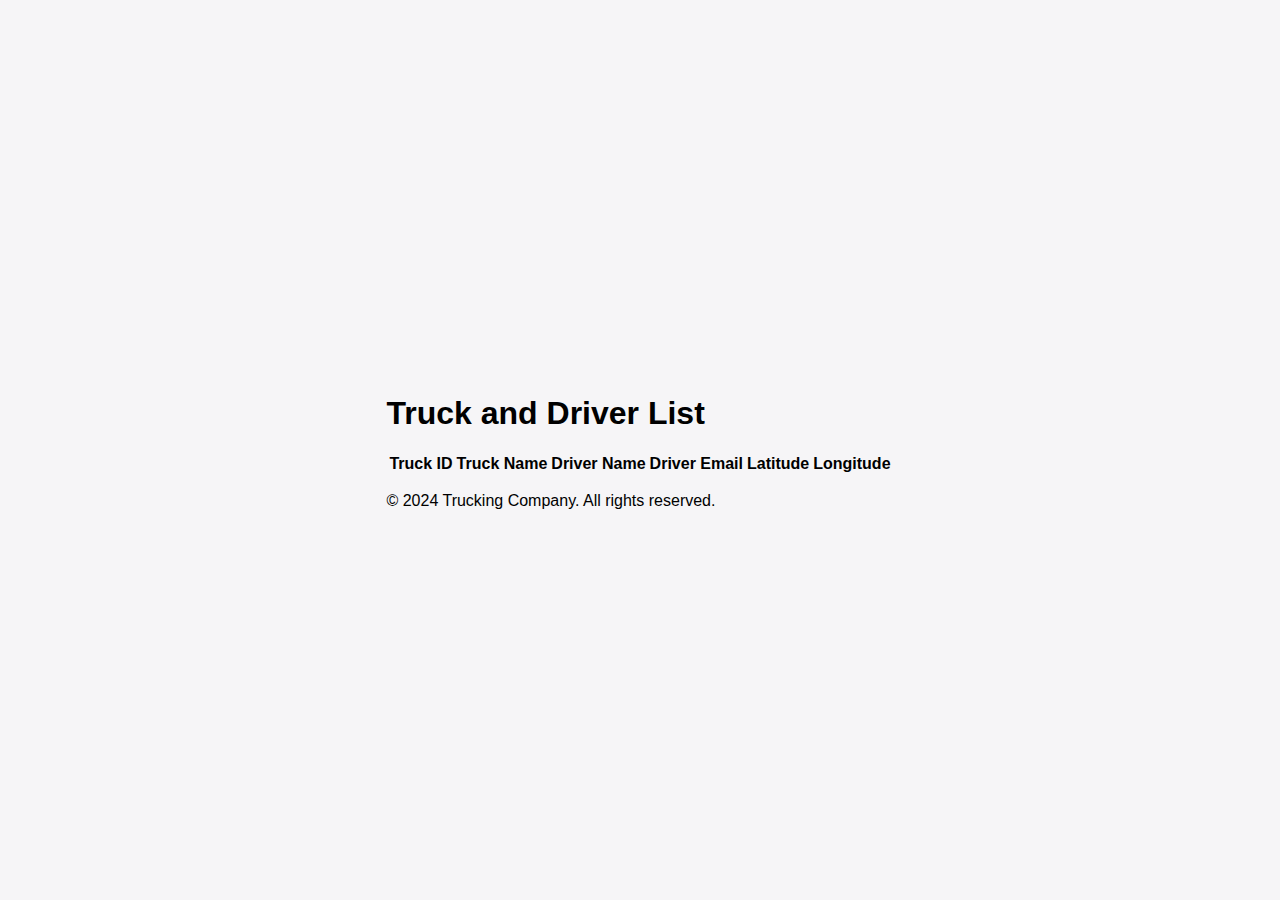
<file: Safari Truckers/display_trucks.html>
<!DOCTYPE html>
<html lang="en">
<head>
    <meta charset="UTF-8">
    <meta name="viewport" content="width=device-width, initial-scale=1.0">
    <title>Truck and Driver List</title>
    <link rel="stylesheet" href="styles.css">
    <script>
        document.addEventListener("DOMContentLoaded", function() {
            fetch('get_trucks_with_drivers.php')
                .then(response => response.json())
                .then(data => {
                    const tableBody = document.getElementById('trucks-table-body');
                    data.forEach(truck => {
                        const row = document.createElement('tr');
                        row.innerHTML = `
                            <td>${truck.truck_id}</td>
                            <td>${truck.truck_name}</td>
                            <td>${truck.driver_name}</td>
                            <td>${truck.driver_email}</td>
                            <td>${truck.latitude}</td>
                            <td>${truck.longitude}</td>
                        `;
                        tableBody.appendChild(row);
                    });
                })
                .catch(error => console.error('Error fetching truck data:', error));
        });
    </script>
</head>
<body>
    <div class="container">
        <header>
            <h1>Truck and Driver List</h1>
        </header>
        <main>
            <table>
                <thead>
                    <tr>
                        <th>Truck ID</th>
                        <th>Truck Name</th>
                        <th>Driver Name</th>
                        <th>Driver Email</th>
                        <th>Latitude</th>
                        <th>Longitude</th>
                    </tr>
                </thead>
                <tbody id="trucks-table-body">
                    <!-- Data will be populated here by JavaScript -->
                </tbody>
            </table>
        </main>
        <footer>
            <p>&copy; 2024 Trucking Company. All rights reserved.</p>
        </footer>
    </div>
</body>
</html>
</file>
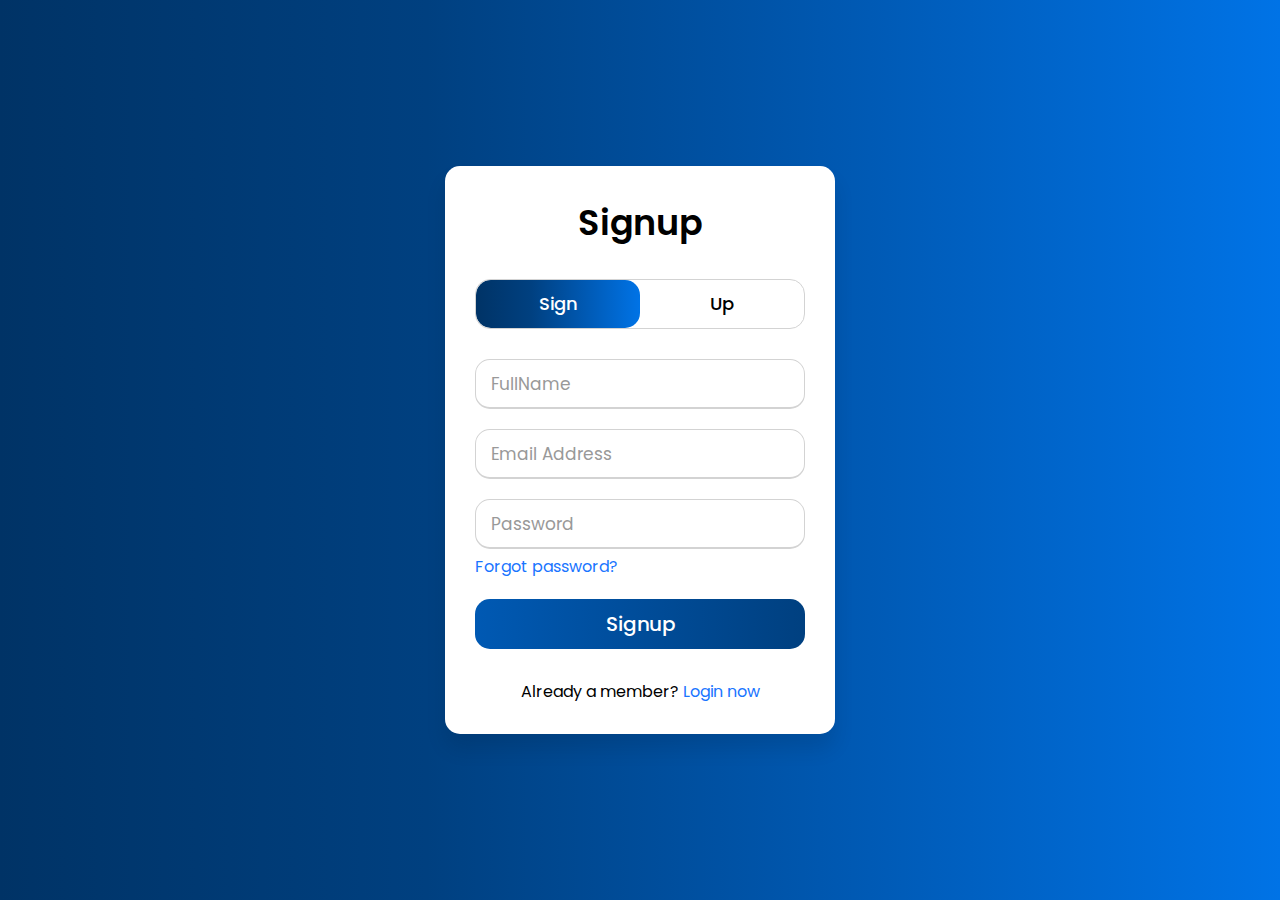
<file: Safari Truckers/login-signup.html>
<!DOCTYPE html>
<html lang="en">
<head>
    <meta charset="UTF-8">
    <meta name="viewport" content="width=device-width, initial-scale=1.0">
    <title>Truck Tracking</title>
    <link rel="stylesheet" href="LO-SG.css">
</head>
<body>
    <script src="LO-SG.js"></script>
  <div class="wrapper">
      <div class="title-text">
        <div class="title login">Signup</div>
        <div class="title signup">Signup </div>
      </div>
      <div class="form-container">
        <div class="slide-controls">
          <input type="radio" name="slide" id="login" checked>
          <input type="radio" name="slide" id="signup">
          <label for="login" class="slide login">Sign</label>
          <label for="signup" class="slide signup">Up</label>
          <div class="slider-tab"></div>
        </div>
        <div class="form-inner">
          <form action="signup.php"method="POST"class="login">
            <div class="field">
                <input type="text" name="name" placeholder="FullName" required>
              </div>
            <div class="field">
              <input type="text" name="email" placeholder="Email Address" required>
            </div>
            <div class="field">
              <input type="password" name="password" placeholder="Password" required>
            </div>
            <div class="pass-link"><a href="#">Forgot password?</a></div>
            <div class="field btn">
              <div class="btn-layer"></div>
              <input type="submit" value="Signup">
            </div>
            <div class="signup-link">Already a member? <a href="login.html">Login now</a></div>
          </form>
          <form action="#" class="signup">
            <div class="field">
              <input type="text" placeholder="Email Address" required>
            </div>
            <div class="field">
              <input type="password" placeholder="Password" required>
            </div>
            <div class="field">
              <input type="password" placeholder="Confirm password" required>
            </div>
            <div class="field btn">
              <div class="btn-layer"></div>
              <input type="submit" value="Signup">
            </div>
          </form>
        </div>
      </div>
    </div>
    </body></html>
</file>
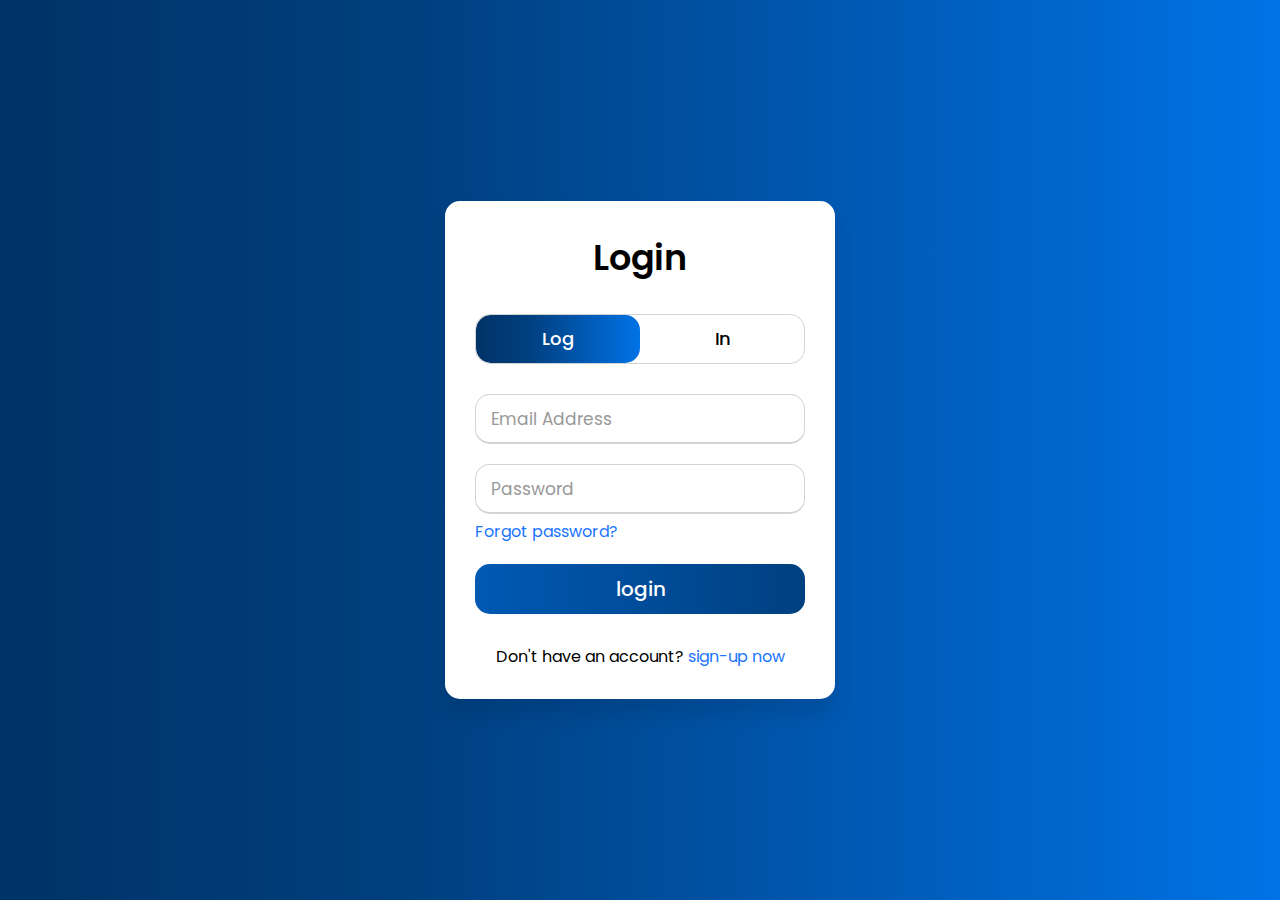
<file: Safari Truckers/login.html>
<!DOCTYPE html>
<html lang="en">
<head>
    <meta charset="UTF-8">
    <meta name="viewport" content="width=device-width, initial-scale=1.0">
    <title>Truck Tracking</title>
    <link rel="stylesheet" href="LO-SG.css">
</head>
<body>
    <script src="LO-SG.js"></script>
    <div class="wrapper">
        <div class="title-text">
          <div class="title login">Login</div>
          <div class="title signup">Login </div>
        </div>
        <div class="form-container">
          <div class="slide-controls">
            <input type="radio" name="slide" id="login" checked>
            <input type="radio" name="slide" id="signup">
            <label for="login" class="slide login">Log</label>
            <label for="signup" class="slide signup">In</label>
            <div class="slider-tab"></div>
          </div>
          <div class="form-inner">
            <form action="login.php"method="POST"class="login">
              <div class="field">
                <input type="text" name="email" placeholder="Email Address" required>
              </div>
              <div class="field">
                <input type="password" name="password" placeholder="Password" required>
              </div>
              <div class="pass-link"><a href="#">Forgot password?</a></div>
              <div class="field btn">
                <div class="btn-layer"></div>
                <input type="submit" value="login">
              </div>
              <div class="signup-link">Don't have an account? <a href="login-signup.html">sign-up now</a></div>
            </form>
<form action="login.php" class="signup">
            <div class="field">
              <input type="text" placeholder="Email Address" required>
            </div>
            <div class="field">
              <input type="password" placeholder="Password" required>
            </div>
            <div class="field">
              <input type="password" placeholder="Confirm password" required>
            </div>
            <div class="field btn">
              <div class="btn-layer"></div>
              <input type="submit" value="Login">
            </div>
          </form>
        </div>
      </div>
    </div>
    </body></html>
</file>
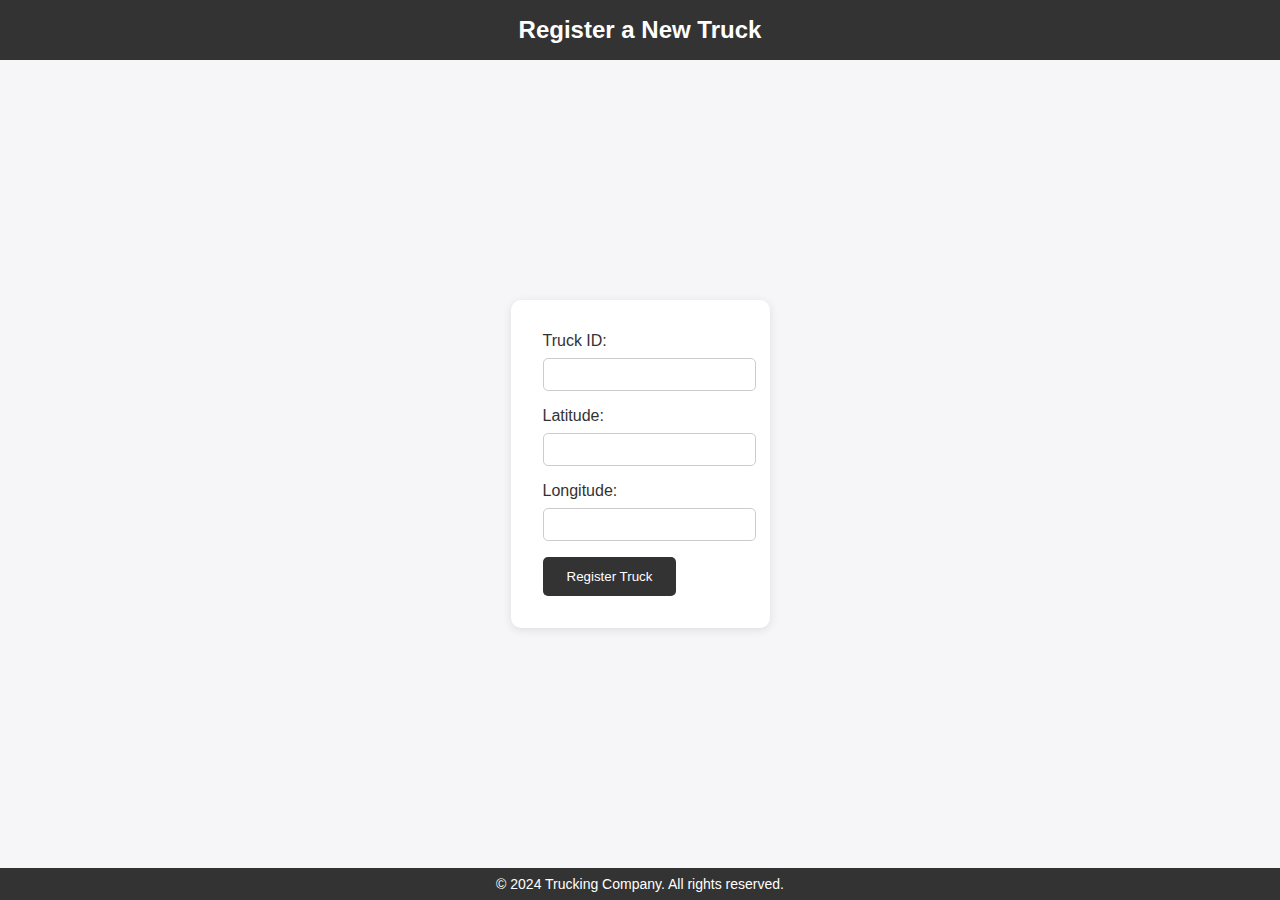
<file: Safari Truckers/register_truck.html>
<!DOCTYPE html>
<html lang="en">
<head>
    <meta charset="UTF-8">
    <meta name="viewport" content="width=device-width, initial-scale=1.0">
    <title>Register Truck</title>
    <link rel="stylesheet" href="register_truck.css">
</head>
<body>
    <div class="container">
        <header>
            <h1>Register a New Truck</h1>
        </header>
        <main>
            <form action="register_truck.php" method="POST" class="form">
                <div class="form-group">
                    <label for="truck_id">Truck ID:</label>
                    <input type="text" id="truck_id" name="truck_id" required>
                </div>
                <div class="form-group">
                    <label for="latitude">Latitude:</label>
                    <input type="text" id="latitude" name="latitude" required>
                </div>
                <div class="form-group">
                    <label for="longitude">Longitude:</label>
                    <input type="text" id="longitude" name="longitude" required>
                </div>
                <button type="submit">Register Truck</button>
            </form>
        </main>
        <footer>
            <p>&copy; 2024 Trucking Company. All rights reserved.</p>
        </footer>
    </div>
</body>
</html>
</file>
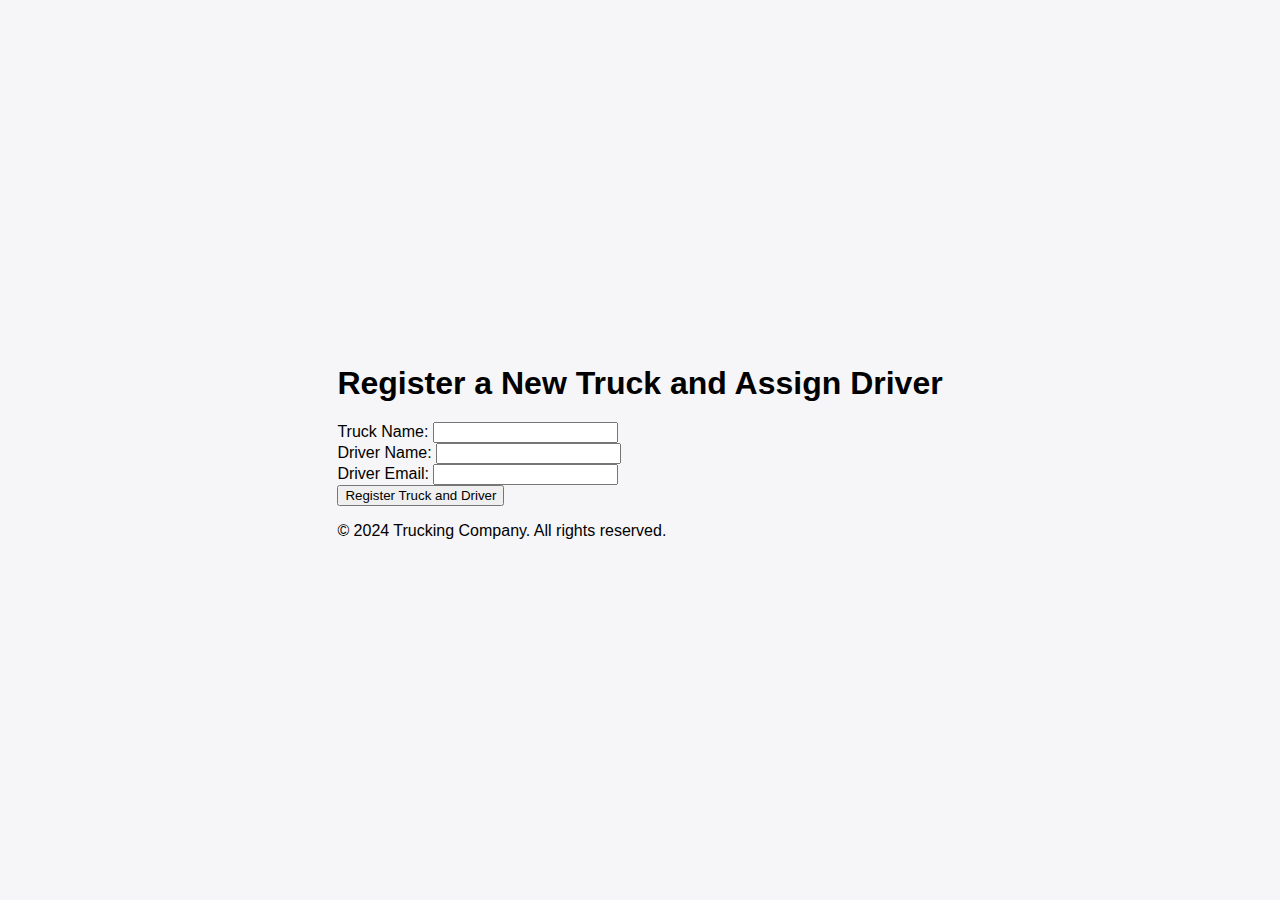
<file: Safari Truckers/register_truck_and_driver.html>
<!DOCTYPE html>
<html lang="en">
<head>
    <meta charset="UTF-8">
    <meta name="viewport" content="width=device-width, initial-scale=1.0">
    <title>Register Truck and Driver</title>
    <link rel="stylesheet" href="styles.css">
</head>
<body>
    <div class="container">
        <header>
            <h1>Register a New Truck and Assign Driver</h1>
        </header>
        <main>
            <form action="register_truck_and_driver.php" method="POST" class="form">
                <div class="form-group">
                    <label for="truck_name">Truck Name:</label>
                    <input type="text" id="truck_name" name="truck_name" required>
                </div>
                <div class="form-group">
                    <label for="driver_name">Driver Name:</label>
                    <input type="text" id="driver_name" name="driver_name" required>
                </div>
                <div class="form-group">
                    <label for="driver_email">Driver Email:</label>
                    <input type="email" id="driver_email" name="driver_email" required>
                </div>
                <button type="submit">Register Truck and Driver</button>
            </form>
        </main>
        <footer>
            <p>&copy; 2024 Trucking Company. All rights reserved.</p>
        </footer>
    </div>
</body>
</html>
</file>
<file: Safari Truckers/styles.css>
body {
    font-family: Arial, sans-serif;
    display: flex;
    flex-direction: column;
    align-items: center;
    justify-content: center;
    height: 100vh;
    margin: 0;
    background-color: #f6f5f7;
}

h1 {
    margin: 20px 0;
}

#map {
    width: 80%;
    height: 60%;
}

#info {
    margin-top: 20px;
    width: 80%;
}

#truck-list {
    list-style-type: none;
    padding: 0;
}

#truck-list li {
    background-color: #fff;
    border: 1px solid #ddd;
    margin: 5px 0;
    padding: 10px;
}
</file>
<file: Safari Truckers/LO-SG.css>
@import url('https://fonts.googleapis.com/css?family=Poppins:400,500,600,700&display=swap');
*{
  margin: 0;
  padding: 0;
  box-sizing: border-box;
  font-family: 'Poppins', sans-serif;
}
html,body{
  display: grid;
  height: 100%;
  width: 100%;
  place-items: center;
  background: -webkit-linear-gradient(left, #003366,#004080,#0059b3
, #0073e6);
}
::selection{
  background: #1a75ff;
  color: #fff;
}
.wrapper{
  overflow: hidden;
  max-width: 390px;
  background: #fff;
  padding: 30px;
  border-radius: 15px;
  box-shadow: 0px 15px 20px rgba(0,0,0,0.1);
}
.wrapper .title-text{
  display: flex;
  width: 200%;
}
.wrapper .title{
  width: 50%;
  font-size: 35px;
  font-weight: 600;
  text-align: center;
  transition: all 0.6s cubic-bezier(0.68,-0.55,0.265,1.55);
}
.wrapper .slide-controls{
  position: relative;
  display: flex;
  height: 50px;
  width: 100%;
  overflow: hidden;
  margin: 30px 0 10px 0;
  justify-content: space-between;
  border: 1px solid lightgrey;
  border-radius: 15px;
}
.slide-controls .slide{
  height: 100%;
  width: 100%;
  color: #fff;
  font-size: 18px;
  font-weight: 500;
  text-align: center;
  line-height: 48px;
  cursor: pointer;
  z-index: 1;
  transition: all 0.6s ease;
}
.slide-controls label.signup{
  color: #000;
}
.slide-controls .slider-tab{
  position: absolute;
  height: 100%;
  width: 50%;
  left: 0;
  z-index: 0;
  border-radius: 15px;
  background: -webkit-linear-gradient(left,#003366,#004080,#0059b3
, #0073e6);
  transition: all 0.6s cubic-bezier(0.68,-0.55,0.265,1.55);
}
input[type="radio"]{
  display: none;
}
#signup:checked ~ .slider-tab{
  left: 50%;
}
#signup:checked ~ label.signup{
  color: #fff;
  cursor: default;
  user-select: none;
}
#signup:checked ~ label.login{
  color: #000;
}
#login:checked ~ label.signup{
  color: #000;
}
#login:checked ~ label.login{
  cursor: default;
  user-select: none;
}
.wrapper .form-container{
  width: 100%;
  overflow: hidden;
}
.form-container .form-inner{
  display: flex;
  width: 200%;
}
.form-container .form-inner form{
  width: 50%;
  transition: all 0.6s cubic-bezier(0.68,-0.55,0.265,1.55);
}
.form-inner form .field{
  height: 50px;
  width: 100%;
  margin-top: 20px;
}
.form-inner form .field input{
  height: 100%;
  width: 100%;
  outline: none;
  padding-left: 15px;
  border-radius: 15px;
  border: 1px solid lightgrey;
  border-bottom-width: 2px;
  font-size: 17px;
  transition: all 0.3s ease;
}
.form-inner form .field input:focus{
  border-color: #1a75ff;
  /* box-shadow: inset 0 0 3px #fb6aae; */
}
.form-inner form .field input::placeholder{
  color: #999;
  transition: all 0.3s ease;
}
form .field input:focus::placeholder{
  color: #1a75ff;
}
.form-inner form .pass-link{
  margin-top: 5px;
}
.form-inner form .signup-link{
  text-align: center;
  margin-top: 30px;
}
.form-inner form .pass-link a,
.form-inner form .signup-link a{
  color: #1a75ff;
  text-decoration: none;
}
.form-inner form .pass-link a:hover,
.form-inner form .signup-link a:hover{
  text-decoration: underline;
}
form .btn{
  height: 50px;
  width: 100%;
  border-radius: 15px;
  position: relative;
  overflow: hidden;
}
form .btn .btn-layer{
  height: 100%;
  width: 300%;
  position: absolute;
  left: -100%;
  background: -webkit-linear-gradient(right,#003366,#004080,#0059b3
, #0073e6);
  border-radius: 15px;
  transition: all 0.4s ease;;
}
form .btn:hover .btn-layer{
  left: 0;
}
form .btn input[type="submit"]{
  height: 100%;
  width: 100%;
  z-index: 1;
  position: relative;
  background: none;
  border: none;
  color: #fff;
  padding-left: 0;
  border-radius: 15px;
  font-size: 20px;
  font-weight: 500;
  cursor: pointer;
}
</file>
<file: Safari Truckers/register_truck.css>
/* General Styles */
body, html {
    margin: 0;
    padding: 0;
    height: 100%;
    font-family: 'Montserrat', sans-serif;
}

.container {
    display: flex;
    flex-direction: column;
    height: 100%;
}

header {
    background-color: #333;
    color: #fff;
    text-align: center;
    padding: 1rem 0;
}

header h1 {
    margin: 0;
    font-size: 1.5rem;
}

main {
    flex: 1;
    display: flex;
    justify-content: center;
    align-items: center;
    background-color: #f6f5f7;
}

.form {
    background: #fff;
    padding: 2rem;
    border-radius: 10px;
    box-shadow: 0 2px 10px rgba(0, 0, 0, 0.1);
}

.form-group {
    margin-bottom: 1rem;
}

.form-group label {
    display: block;
    margin-bottom: 0.5rem;
    color: #333;
}

.form-group input {
    width: 100%;
    padding: 0.5rem;
    border: 1px solid #ccc;
    border-radius: 5px;
}

button {
    background-color: #333;
    color: #fff;
    border: none;
    padding: 0.75rem 1.5rem;
    border-radius: 5px;
    cursor: pointer;
    transition: background-color 0.3s;
}

button:hover {
    background-color: #555;
}

footer {
    background-color: #333;
    color: #fff;
    text-align: center;
    padding: 0.5rem 0;
}

footer p {
    margin: 0;
    font-size: 0.875rem;
}
</file>
